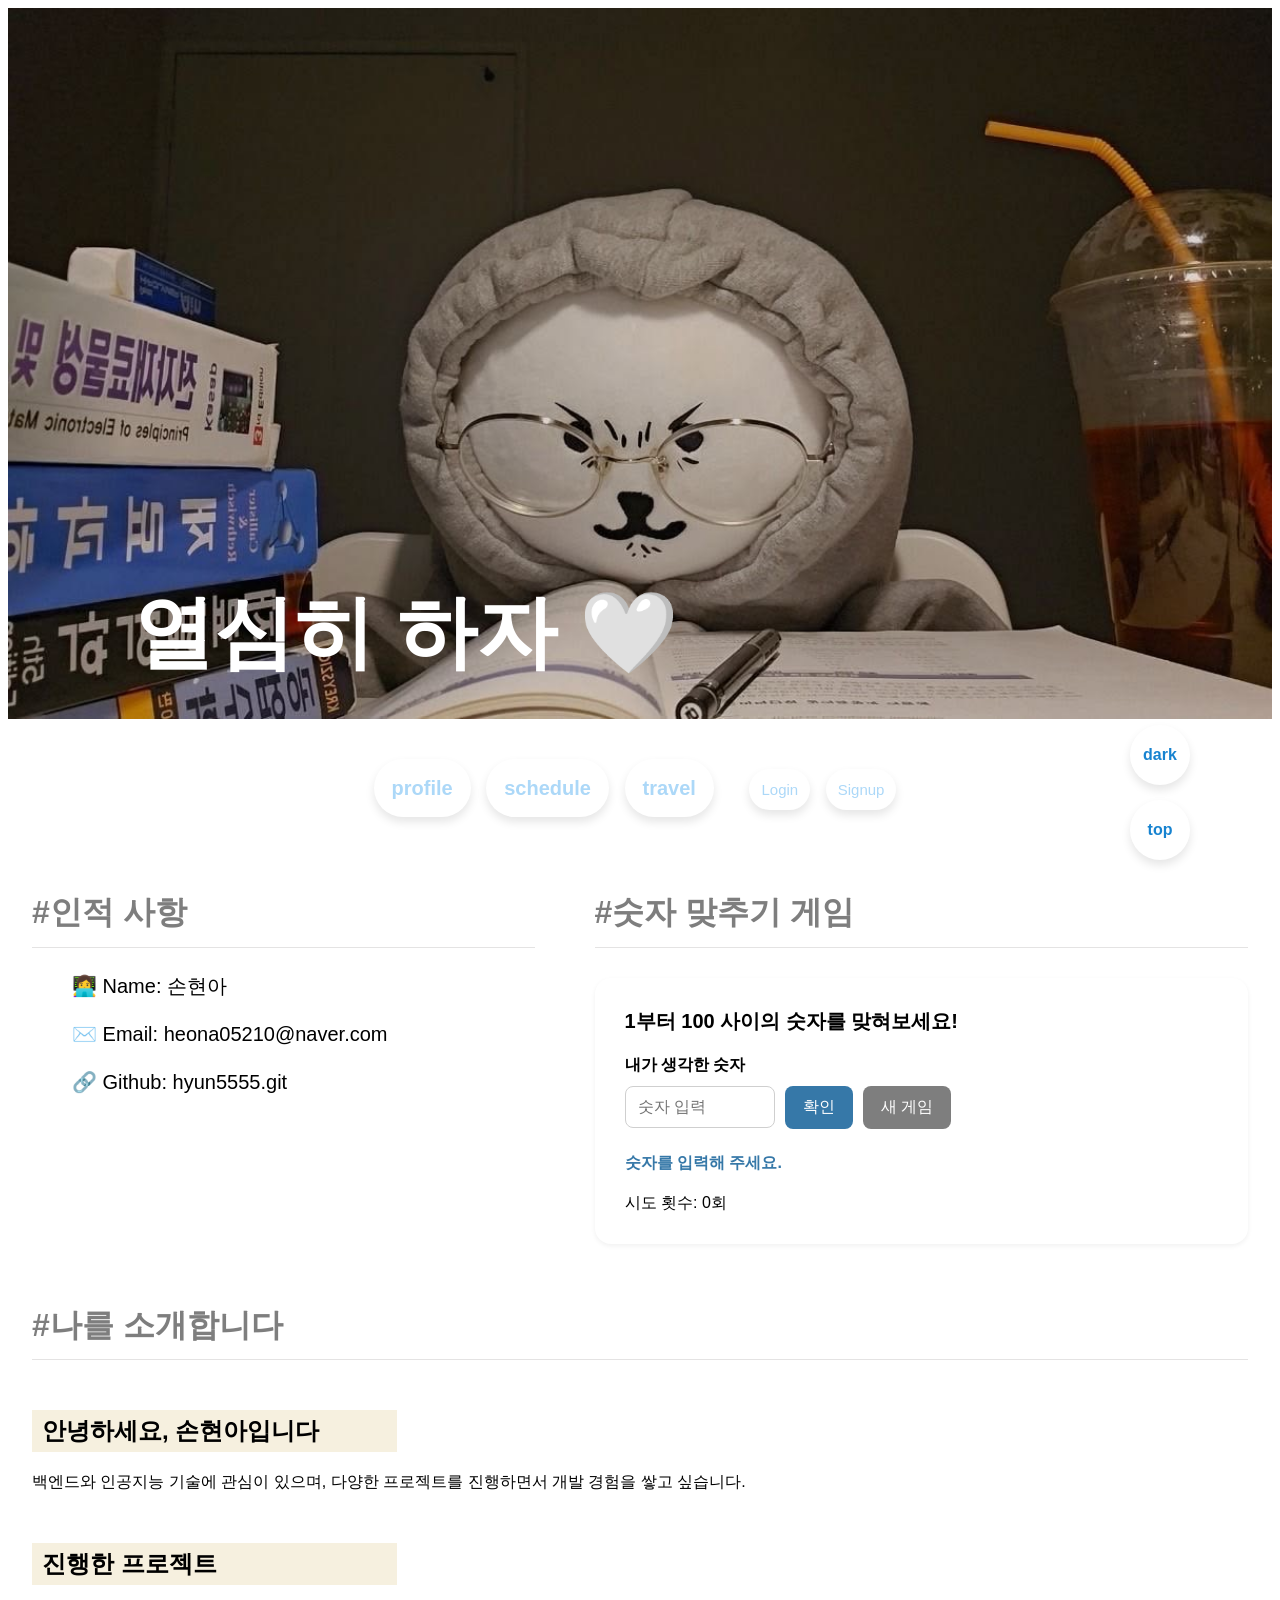
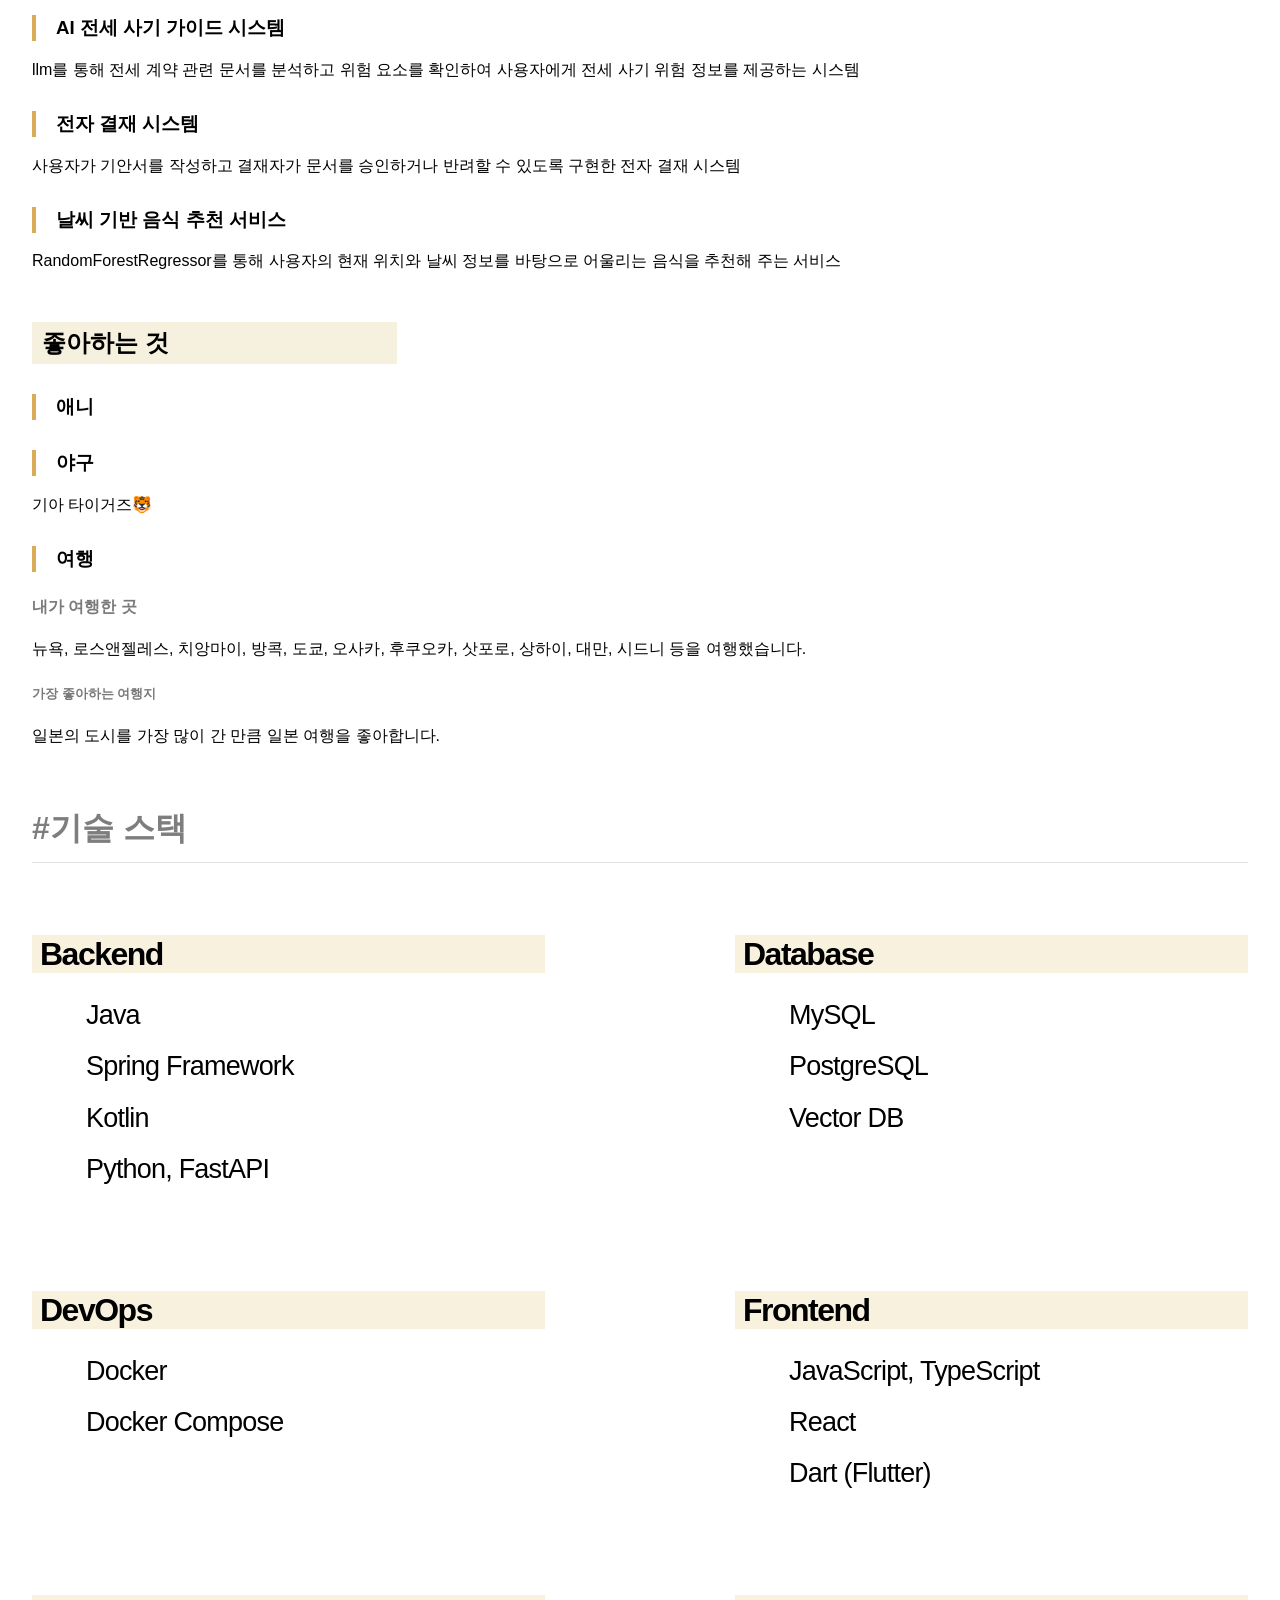
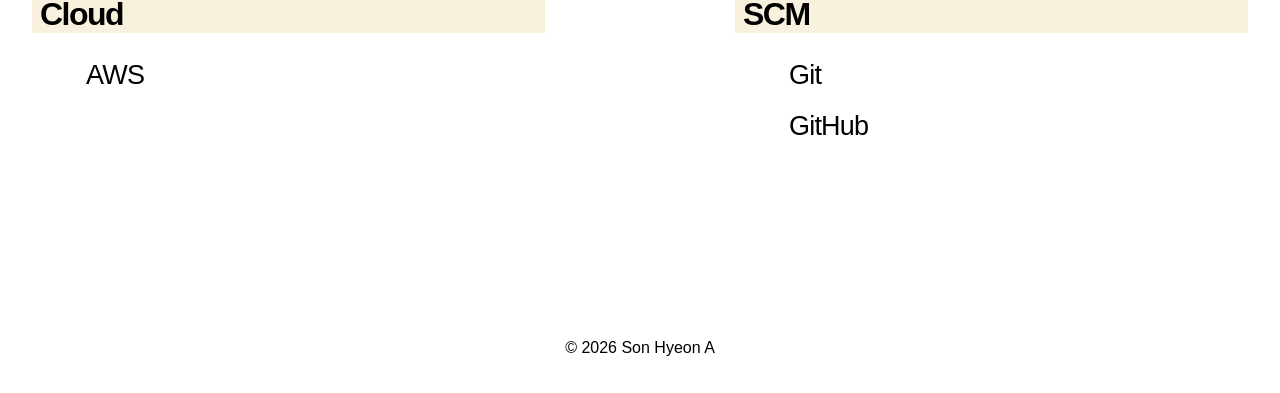
<file: Day1_2/my_page/index.html>
<!DOCTYPE html>
<html lang="ko">
    <head>
        <meta charset="UTF-8">
        <meta name="viewport" content="width=device-width, initial-scale=1.0">
        <title>자기 소개페이지</title>
        <link rel="stylesheet" href="./css/profile.css">
        <link rel="stylesheet" href="./css/common.css">
    </head>

    <body>
        <div id="header-container"></div>
        <main>
        
        
            <div class="main-content">

                <!--타이틀 부분-->

                <div class="profile-game-row">
                    <div class="chapter profile-chapter">
                        <h1 id="intro-title">#인적 사항</h1>
                        <hr>
                    
                        <div class="serve-content">
                            <ul>
                                <li>👩‍💻 Name: 손현아</li>
                                <li>✉️ Email: heona05210@naver.com</li>
                                <li>🔗 Github: <a href="https://github.com/hyun5555?tab=repositories" target="_blank"> hyun5555.git </a></li>
                            </ul>
                        </div>
                    </div>

                    <div class="chapter game-chapter">
                        <h1 id="game-title">#숫자 맞추기 게임</h1>
                        <hr>

                        <section class="number-game" aria-labelledby="game-title">
                            <p>1부터 100 사이의 숫자를 맞혀보세요!</p>

                            <div class="game-input-group">
                                <label for="guess-input">내가 생각한 숫자</label>
                                <input id="guess-input" type="number" min="1" max="100" placeholder="숫자 입력">
                                <button id="guess-btn" type="button">확인</button>
                                <button id="reset-btn" type="button">새 게임</button>
                            </div>

                            <p id="game-result" class="game-result" aria-live="polite">숫자를 입력해 주세요.</p>
                            <p class="try-count">시도 횟수: <span id="try-count">0</span>회</p>
                        </section>
                    </div>
                </div>

                

                <div class="chapter">
                    <div class="serve-title-group">
                        <h1 id="intro-title">#나를 소개합니다</h1>
                        <hr>
                    </div>

                    <div class="intro-content">

                        <section class="intro-section">
                            <h2>안녕하세요, 손현아입니다</h2>
                            <p>
                                백엔드와 인공지능 기술에 관심이 있으며,
                                다양한 프로젝트를 진행하면서 개발 경험을 쌓고 싶습니다.
                            </p>
                        </section>

                        <section class="intro-section">
                            <h2>진행한 프로젝트</h2>

                            <article class="project-item">
                                <h3>AI 전세 사기 가이드 시스템</h3>
                                <p>
                                    llm를 통해 전세 계약 관련 문서를 분석하고 위험 요소를 확인하여
                                    사용자에게 전세 사기 위험 정보를 제공하는 시스템
                                </p>
                            </article>

                            <article class="project-item">
                                <h3>전자 결재 시스템</h3>
                                <p>
                                    사용자가 기안서를 작성하고 결재자가 문서를 승인하거나
                                    반려할 수 있도록 구현한 전자 결재 시스템
                                </p>
                            </article>

                            <article class="project-item">
                                <h3>날씨 기반 음식 추천 서비스</h3>
                                <p>
                                    RandomForestRegressor를 통해 사용자의 현재 위치와 날씨 정보를
                                    바탕으로 어울리는 음식을 추천해 주는 서비스
                                </p>
                            </article>
                        </section>

                        <section class="intro-section">
                            <h2>좋아하는 것</h2>

                            <div class="favorite-list">
                                <article class="favorite-item">
                                    <h3>애니</h3>
                                    
                                </article>

                                <article class="favorite-item">
                                    <h3>야구</h3>
                                    <p>
                                        기아 타이거즈🐯
                                    </p>
                                </article>

                                <article class="favorite-item">
                                    <h3>여행</h3>

                                    <section class="travel-section">
                                        <h4>내가 여행한 곳</h4>
                                        <p>
                                            뉴욕, 로스앤젤레스, 치앙마이, 방콕, 도쿄,
                                            오사카, 후쿠오카, 삿포로, 상하이, 대만, 시드니 등을 여행했습니다.
                                        </p>

                                        <section class="favorite-travel-section">
                                            <h5>가장 좋아하는 여행지</h5>
                                            <p>
                                                일본의 도시를 가장 많이 간 만큼 일본 여행을 좋아합니다.
                                            </p>
                                        </section>
                                    </section>
                                </article>
                            </div>
                        </section>

                    </div>
                </div>
                
                

                
                <div class="chapter">
            
                    <div class="serve-title-group">
                        <h1 id="skill-title">#기술 스택</h1>
                        <hr>
                    </div>
                    
                    <div class="serve-content skill-content">
                        <div class="skills-grid">

                            <article class="skill-card">
                                <h2>Backend</h2>
                                <ul>
                                    <li>Java</li>
                                    <li>Spring Framework</li>
                                    <li>Kotlin</li>
                                    <li>Python, FastAPI</li>
                                </ul>
                            </article>

                            <article class="skill-card">
                                <h2>Database</h2>
                                <ul>
                                    <li>MySQL</li>
                                    <li>PostgreSQL</li>
                                    <li>Vector DB</li>
                                </ul>
                            </article>

                            <article class="skill-card">
                                <h2>DevOps</h2>
                                <ul>
                                    <li>Docker</li>
                                    <li>Docker Compose</li>
                                </ul>
                            </article>

                            <article class="skill-card">
                                <h2>Frontend</h2>
                                <ul>
                                    <li>JavaScript, TypeScript</li>
                                    <li>React</li>
                                    <li>Dart (Flutter)</li>
                                </ul>
                            </article>

                            <article class="skill-card">
                                <h2>Cloud</h2>
                                <ul>
                                    <li>AWS</li>
                                </ul>
                            </article>

                            <article class="skill-card">
                                <h2>SCM</h2>
                                <ul>
                                    <li>Git</li>
                                    <li>GitHub</li>
                                </ul>
                            </article>

                        </div>
                    </div>
                </div>


            </div>

        </main>    

        
        <div id="footer-container"></div>
              
       <script src="./js/common.js"></script>

    </body>
</html>
</file>
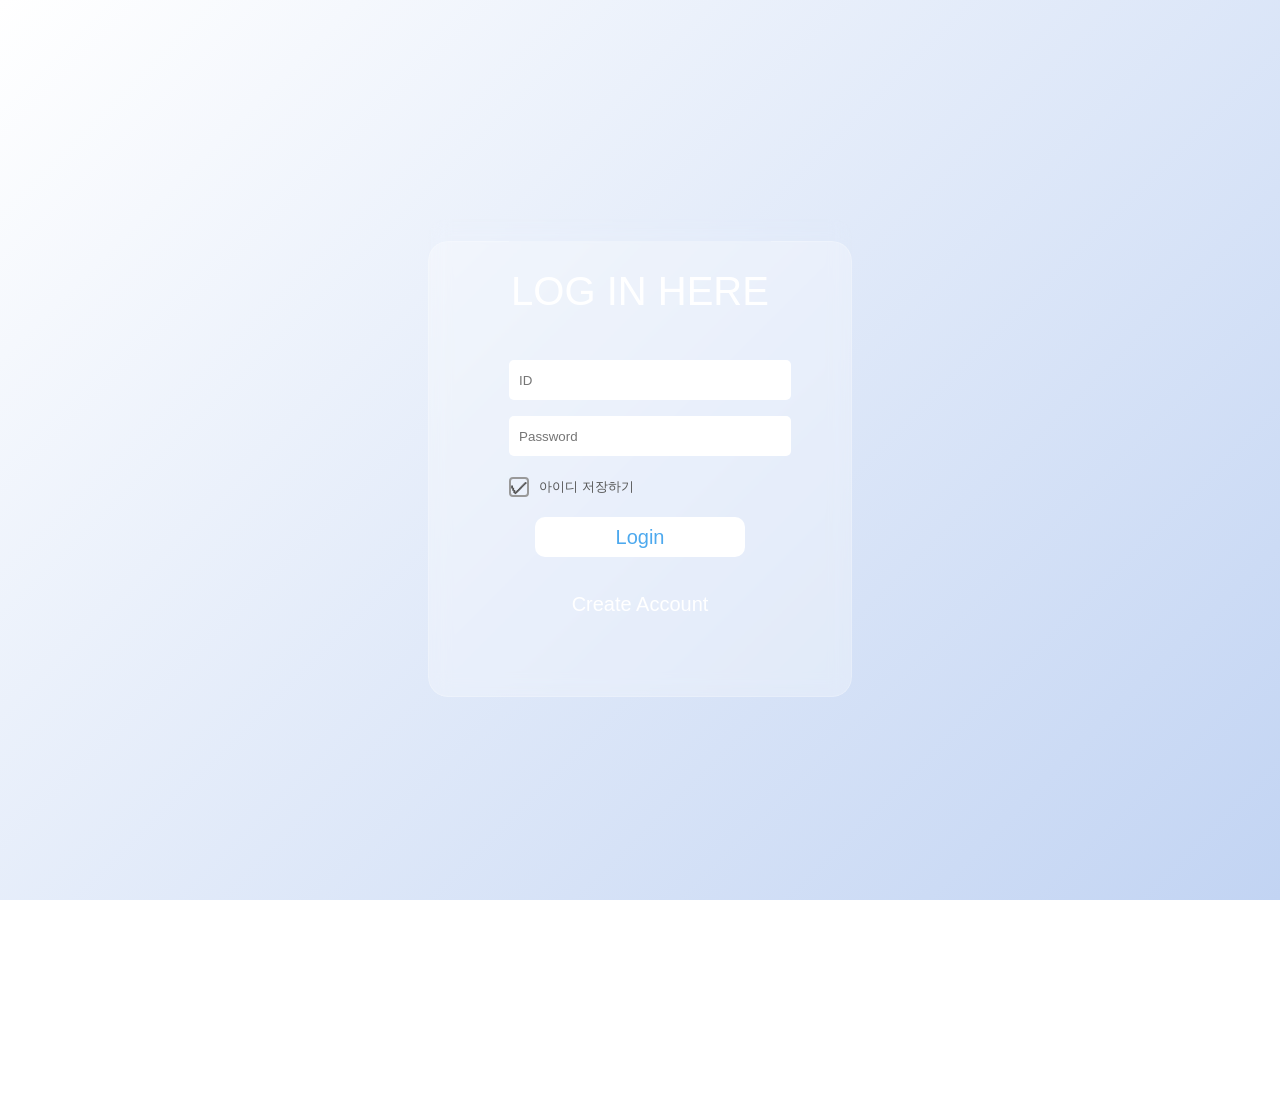
<file: Day1_2/my_page/login.html>
<!DOCTYPE html>
<html lang="ko">
    <head>
        <meta charset="UTF-8">
        <meta name="viewport" content="width=device-width, initial-scale=1.0">
        <title>로그인 페이지</title>
        <link rel="stylesheet" href="./css/auth.css">
        <link rel="stylesheet" href="./css/common.css">
    </head>
    
    <body>
        <main>
            <!--아이디와 비번을 필드에 맞게 작성하면 index.html로 이동-->
            <form action="index.html" method="get">

                <!--로그인 창 입력 필드셋 -> 투명한 유리 디자인으로 함-->
                <fieldset>

                    <legend>LOG IN HERE</legend>
                    
                    <!--로그인 아이디 입력 창-->
                    <p>
                        <div class="login-form-group">
                            <label class="id ePlaceholder" title="ID">
                            <input type="text" class="common-btn login-id" id="user-id" name="user-id" minlength="4" 
                            maxlength="15" placeholder="ID" required>
                        </div>
                    </p>

                    <!--로그인 비번 입력 창-->
                    <p>
                        <div class="login-form-group">
                            <label class="password ePlaceholder" title="Password">
                            <input type="password" class="common-btn login-pw" id="user-pw" name="user-pw" minlength="8" 
                            placeholder="Password" required>
                        </div>
                    </p>


                    <!--아이디 저장하기 체크 박스-->
                    <div class="save-id">
                        <span class="form-check">
                            <input type="checkbox" id="save-check">
                            <label for="save-check" class="check-btn">아이디 저장하기
                        </span>
                    </div>
                    
                    <!--로그인 하기 버튼-->
                    <div class="login-action">
                        <div class="form-btn">
                            <button type="submit" class="btn-submit align-center" id="login-submit">
                                Login
                            </button>
                        </div>
                    </div>

                    <!--회원가입 하기 링크-->
                    <div class="account-menu">
                        <a href="signup.html" id="signup">
                        <span class="account-menu">Create Account</span>
                    </a>

                    </div>

                    

                </fieldset>


            </form>
        </main>
    </body>
</html>
</file>
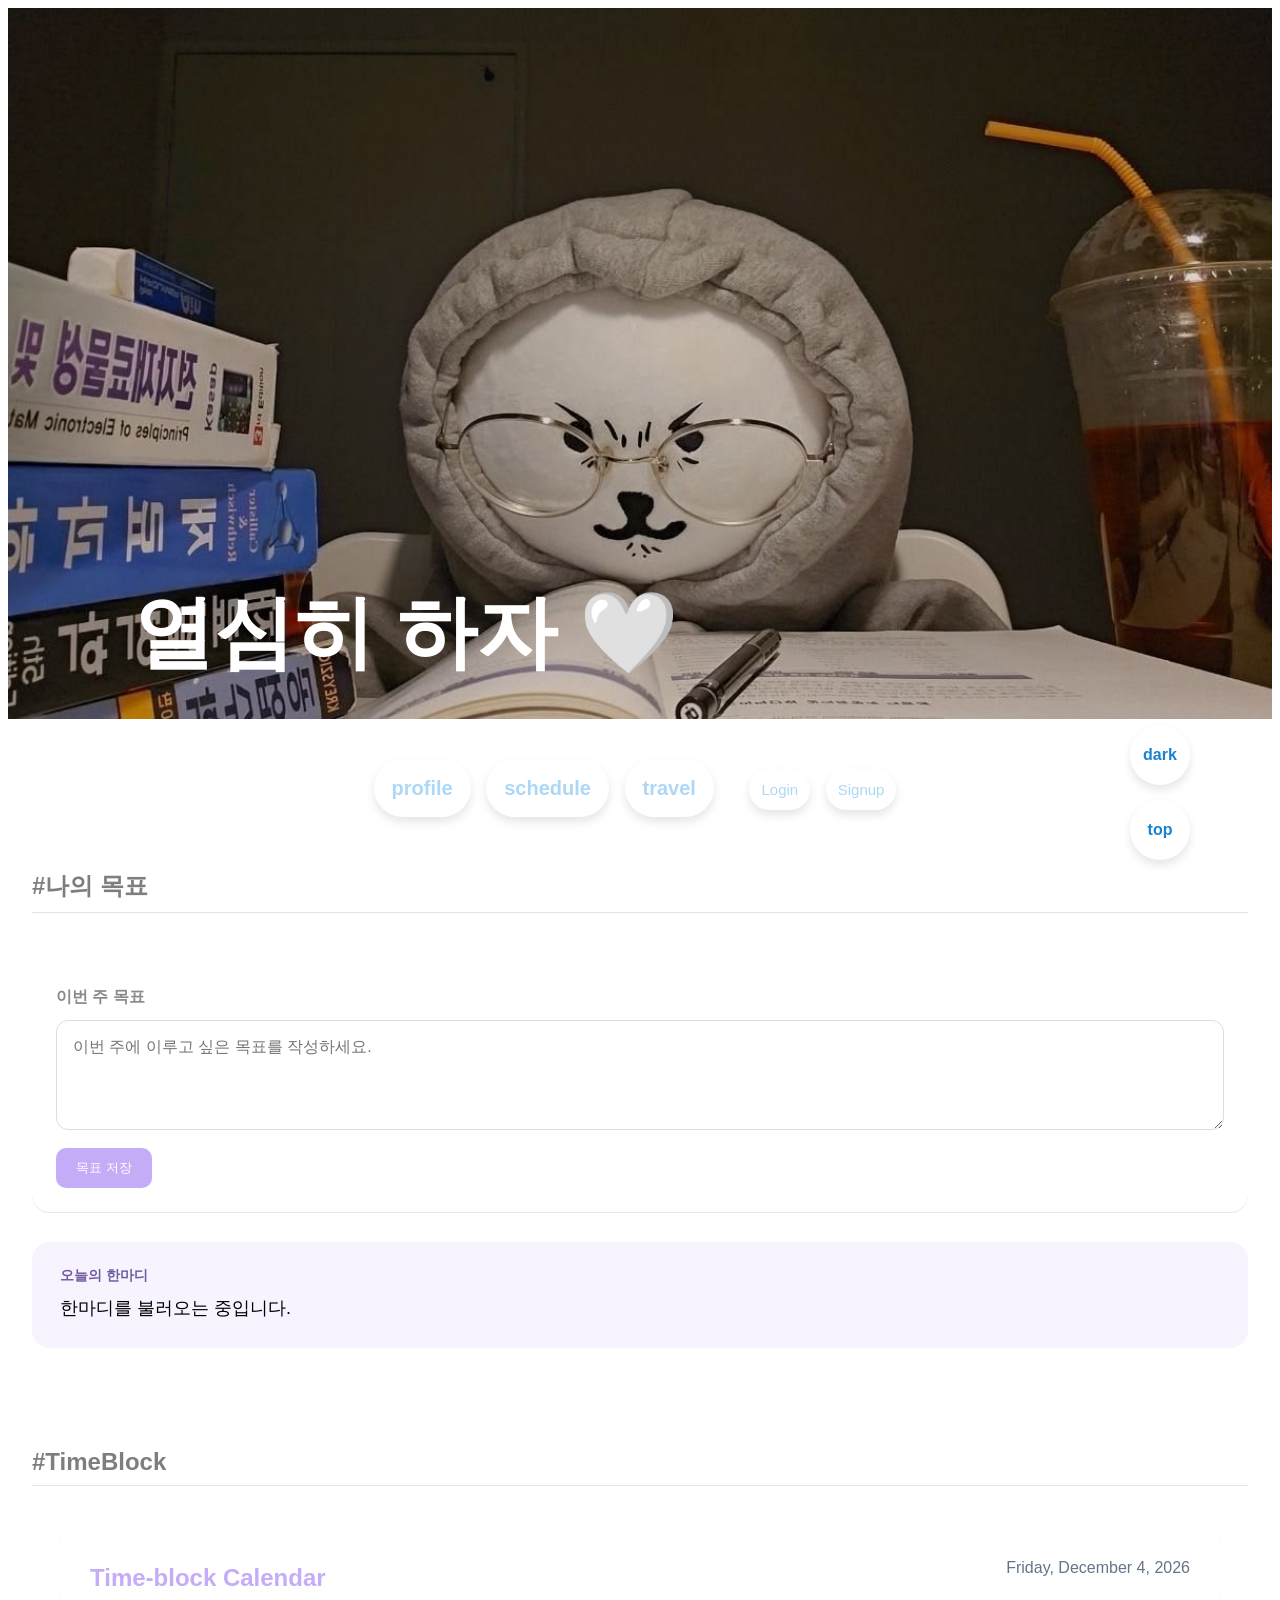
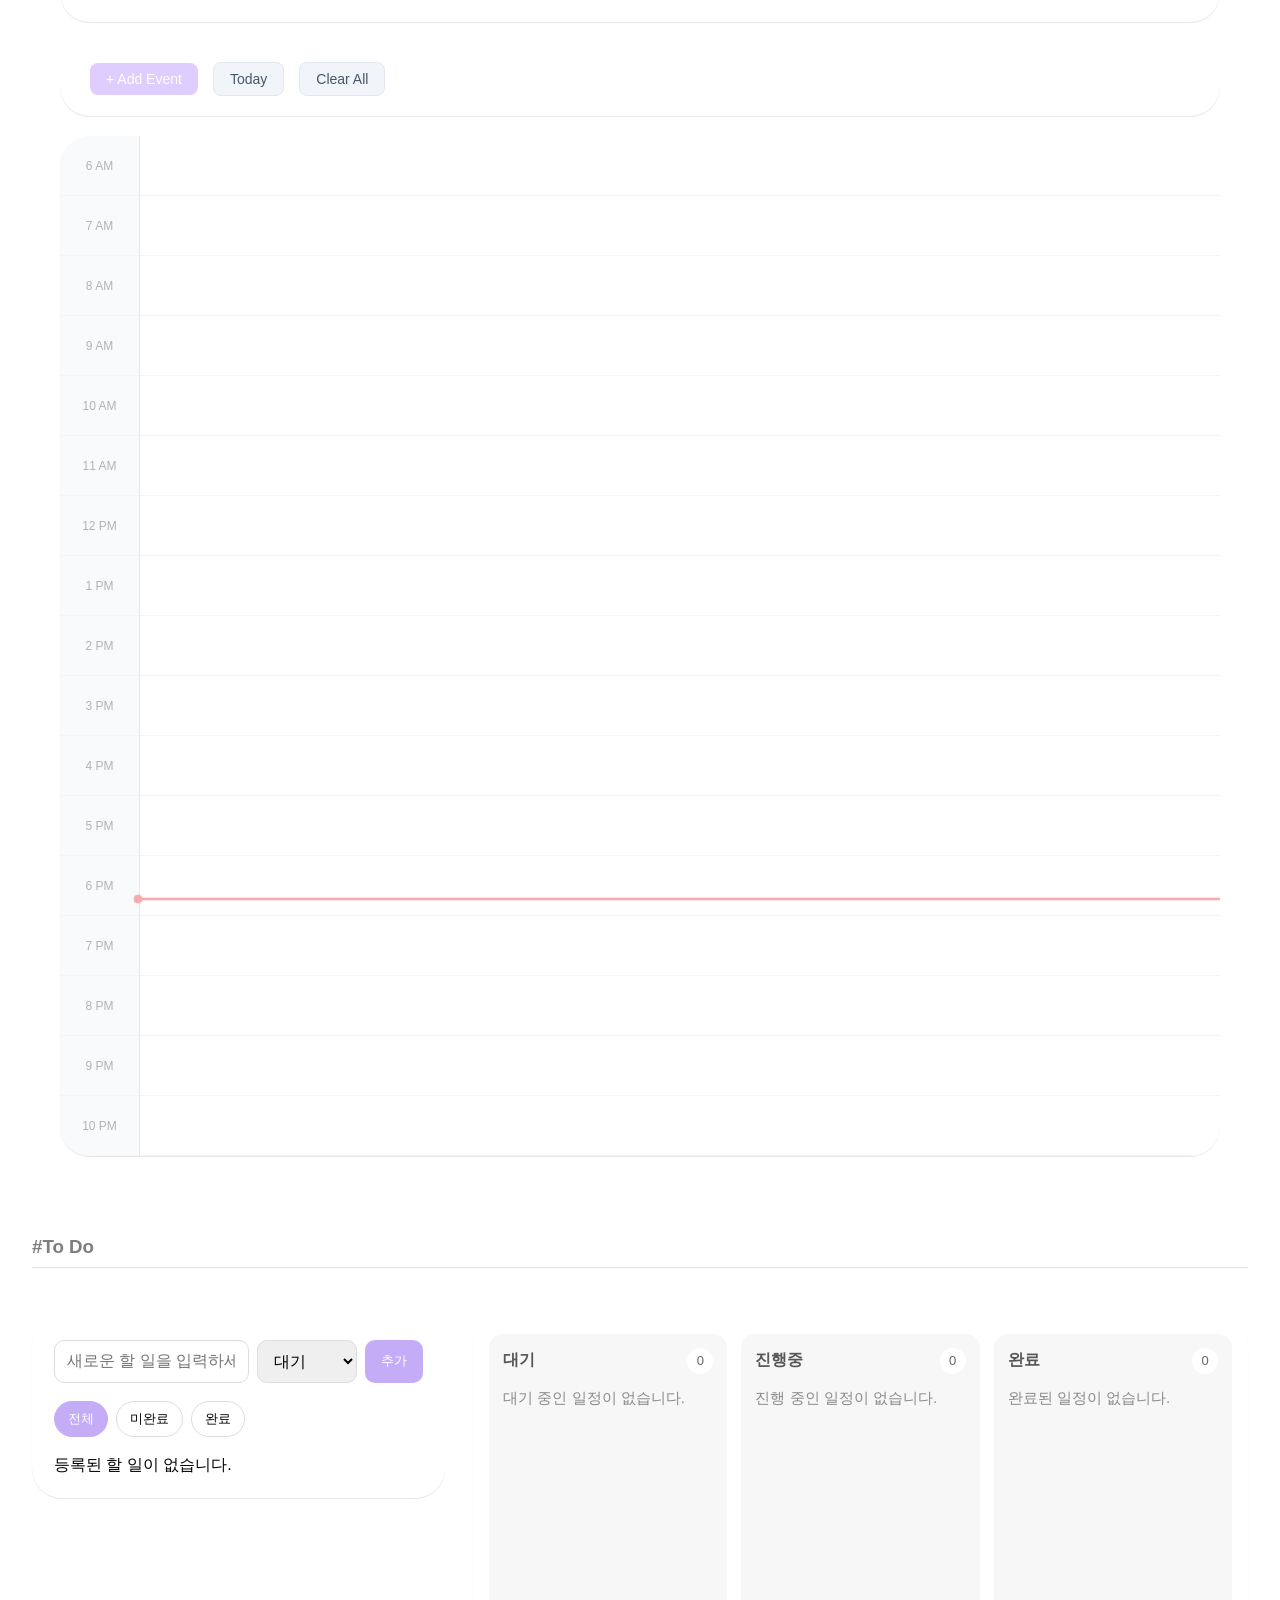
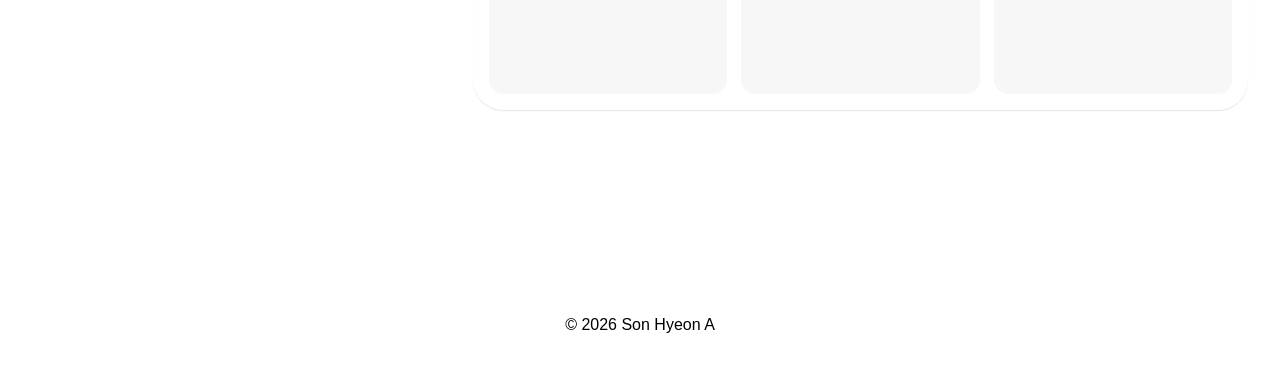
<file: Day1_2/my_page/schedule.html>
<!DOCTYPE html>
<html lang="ko">
    <head>
        <meta charset="UTF-8">
        <meta name="viewport" content="width=device-width, initial-scale=1.0">

        <title>나의 스케줄 관리 페이지</title>

        
        <link rel="stylesheet" href="./css/schedule.css">
        <link rel="stylesheet" href="./css/common.css">

    </head>

    <body>

        <div id="header-container"></div>

        <main class="schedule-page">
            <div class="main-content">

                <!------///// 나의 목표 ///////------>
                <section class="page-section">
                    <div class="serve-title-group">
                        <h1 id="intro-title">#나의 목표</h1>
                        <hr>
                    </div>

                    <div class="goal-card">
                        <label for="goalInput">이번 주 목표</label>

                        <textarea id="goalInput" placeholder="이번 주에 이루고 싶은 목표를 작성하세요." ></textarea>

                        <button type="button" id="saveGoalBtn">
                            목표 저장
                        </button>
                        
                    </div>


                    <!------ 오늘의 한마디 ------>
                    <section class="quote-section">
                        <div>
                            <span class="quote-label">오늘의 한마디</span>
                            <p id="quoteText">한마디를 불러오는 중입니다.</p>

                            <div id="goalList"></div>
                    
                        </div>
                    </section>

                </section>



                <!------///// 타임블럭 ///////------>
                <section class="page-section">
                    <div class="serve-title-group">
                        <h1 id="intro-title">#TimeBlock</h1>
                        <hr>
                    </div>

                    <!--타임블럭 상단 대제목, date 표시 박스-->
                    <div class="time-container">
                        <div class="time-header">
                            <h1>Time-block Calendar</h1>
                            <div class="date-display" id="dateDisplay"></div>
                        </div>

                        <!--버튼 컨트롤러 박스-->
                        <div class="controls">
                            <button class="btn btn-primary" id="addEventBtn">+ Add Event</button>
                            <button class="btn btn-secondary" id="todayBtn">Today</button>
                            <button class="btn btn-secondary" id="clearAllBtn">Clear All</button>
                        </div>

                        <!--캘린더 박스랑 타임 라벨 그리드-->
                        <div class="calendar-container">
                            <div class="time-grid">
                                <div class="time-labels" id="timeLabels"></div>
                                <div class="calendar-body" id="calendarBody">
                                    <div id="currentTimeIndicator" class="current-time-indicator" style="display: none;"></div>
                                </div>
                            </div>
                        </div>
                    </div>


                    <!--이벤트 추가 모달 박스-->
                    <div class="modal" id="eventModal">
                        <div class="modal-content">
                            <h3 id="modalTitle">Add New Event</h3>

                            <form id="eventForm">

                                <div class="form-group">
                                    <label for="eventTitle">Event Title</label>
                                    <input type="text" id="eventTitle" placeholder="Enter event title" required>
                                </div>

                                <div class="form-group">
                                    <label for="eventStart">Start Time</label>

                                    <div class="time-input-group">
                                        <select class="time-select" id="eventStartPeriod">
                                            <option value="AM">오전</option>
                                            <option value="PM">오후</option>
                                        </select>

                                        <input type="text" id="eventStart" placeholder="예: 9:30" required>
                                    </div>
                                </div>

                                <div class="form-group">
                                    <label for="eventEnd">End Time</label>

                                    <div class="time-input-group">
                                        <select class="time-select" id="eventEndPeriod">
                                            <option value="AM">오전</option>
                                            <option value="PM">오후</option>
                                        </select>

                                        <input
                                            type="text"
                                            id="eventEnd"
                                            placeholder="예: 10:45"
                                            required
                                        >
                                    </div>
                                </div>

                                <!--이벤트 색상 선택-->
                                <div class="form-group">
                                    <label for="eventColor">Color</label>
                                    <select id="eventColor">
                                        <option value="blue">Blue</option>
                                        <option value="green">Green</option>
                                        <option value="purple">Purple</option>
                                        <option value="orange">Orange</option>
                                        <option value="red">Red</option>
                                    </select>
                                </div>

                                <div class="modal-actions">
                                    <button type="button" class="btn btn-secondary" id="cancelBtn">Cancel</button>
                                    <button type="submit" class="btn btn-primary" id="saveBtn">Save Event</button>
                                </div>

                            </form>

                        </div>
                    </div>


                <!-- To Do 할 일 관리 -->
                <section class="page-section">
                    <div class="serve-title-group">
                        <h1 id="intro-title">#To Do</h1>
                        <hr>
                    </div>

                    <div class="todo-layout">

                        <!-- 일정 추가 박스-->
                        <article class="todo-panel">
                            <div class="todo-form">
                                <input type="text" id="todoInput" placeholder="새로운 할 일을 입력하세요." autocomplete="off">

                                <select id="todoStatus">
                                    <option value="todo">대기</option>
                                    <option value="progress">진행중</option>
                                    <option value="done">완료</option>
                                </select>

                                <button type="button" id="addTodoBtn">
                                    추가
                                </button>
                            </div>

                            <div class="todo-filter">
                                <button type="button" class="filter-btn active" data-filter="all">
                                    전체
                                </button>

                                <button type="button" class="filter-btn" data-filter="active">
                                    미완료
                                </button>

                                <button type="button" class="filter-btn" data-filter="completed">
                                    완료
                                </button>
                            </div>

                            <ul id="todoList" class="todo-list">
                                <!-- JavaScript에서 할 일 생성 -->
                            </ul>
                        </article>

                        <!-- 일정 추가 상태 스테이징 박스 -->
                        <article class="status-board">

                            <section class="status-column">
                                <header>
                                    <h2>대기</h2>
                                    <span id="todoCount">0</span>
                                </header>

                                <div class="stage-box" id="todoStage" class="stage-list" data-status="todo"></div>
                            </section>

                            <section class="status-column">
                                <header>
                                    <h2>진행중</h2>
                                    <span id="progressCount">0</span>
                                </header>

                                <div class="stage-box" id="progressStage" class="stage-list" data-status="progress"></div>
                            </section>

                            <section class="status-column">
                                <header>
                                    <h2>완료</h2>
                                    <span id="doneCount">0</span>
                                </header>

                                <div class="stage-box" id="doneStage" class="stage-list" data-status="done"></div>
                            </section>

                        </article>
                    </div>
                </section>

            </div>
        </main>

    

        <div id="footer-container"></div>

        <script src="./js/common.js"></script>

        <!-- 모듈 JavaScript -->
        <script type="module" src="./js/schedule.js"></script>
    </body>
</html>
</file>
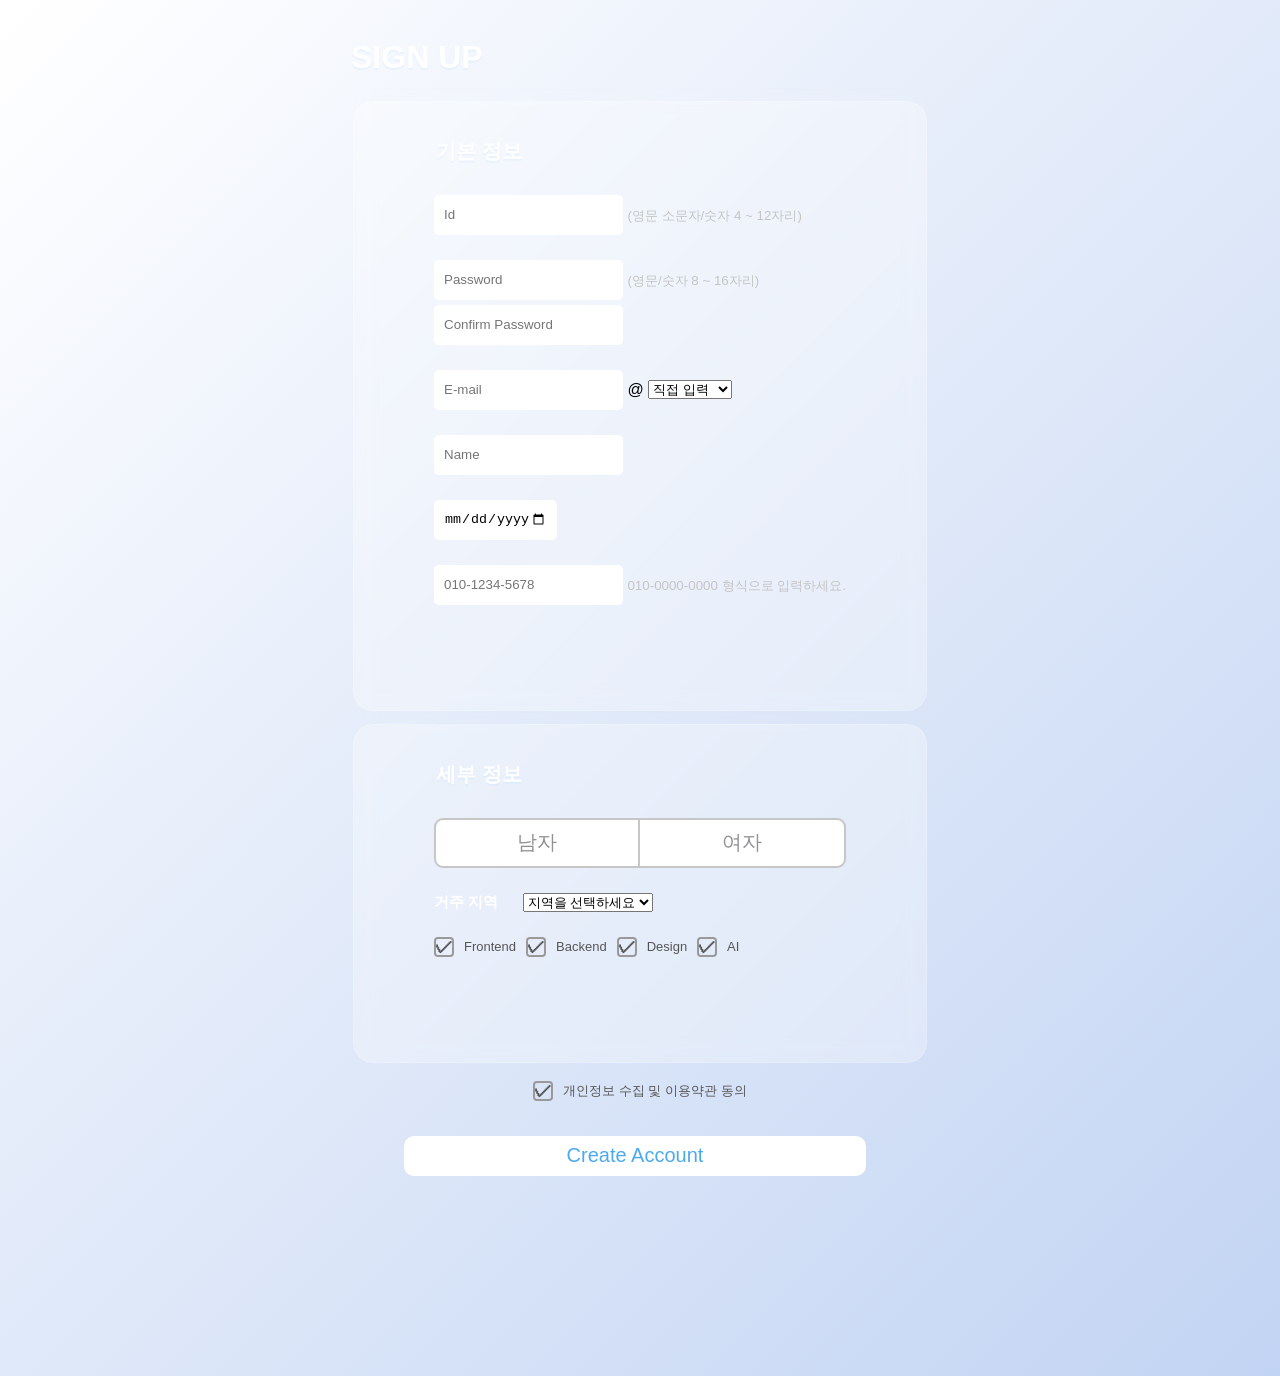
<file: Day1_2/my_page/signup.html>
<!DOCTYPE html>
<html lang="ko">
    <head>
        <meta charset="UTF-8">
        <meta name="viewport" content="width=device-width, initial-scale=1.0">
        <title>회원가입 페이지</title>
        <link rel="stylesheet" href="./css/common.css">
        <link rel="stylesheet" href="./css/auth.css">
    </head>
    
    <body>
        <main class="signup-container">
            <h1 id="signup-title">SIGN UP</h1>
            <form id="signup-form" action="signup_result.html" method="get">

                <!--기본 정보 필드-->
                <fieldset>

                    <legend class="align-center" id="signup-legend">기본 정보</legend>

                    <!--아이디-->
                        <div class="form-group">
                            <div class="user-form">
                                <input type="text" class="common-btn" name="user-id" id="user-id" placeholder="Id" 
                                minlength="4" maxlength="12" pattern="[a-z0-9]{4,12}" required>
                                <small class="help-text">
                                    (영문 소문자/숫자 4 ~ 12자리)
                                </small>
                            </div>
                        </div>

                    
                    <!--비밀번호-->
                        <div class="form-group">
                            <div class="user-form"> 
                                <input type="password" class="common-btn" name="user-pw" id="user-pw" placeholder="Password" 
                                minlength="8" maxlength="16"  pattern="(?=.*[A-Za-z])(?=.*[0-9]).{8,16}" required>
                                <small class="help-text">
                                    (영문/숫자 8 ~ 16자리)
                                </small>
                            </div>

                            <input class="common-btn" id="user-pw-confirm" name="user-pw-confirm" type="password" minlength="8" maxlength="16" 
                            placeholder="Confirm Password" required>
                        </div>


                        <!--이메일-->
                        <div class="form-group">
                            <div class="email-from">
                                <p>
                                    <input type="text" class="common-btn" id="user-email" name="user-email" placeholder="E-mail" 
                                    pattern="[A-Za-z0-9._%+-]+" required>
                                    @
                                    <select name="email-domain" id="email-domain">
                                        <option value="direct">직접 입력</option>
                                        <option value="naver.com">naver.com</option>
                                        <option value="gmail.com">gmail.com</option>
                                        <option value="daum.net">daum.net</option>
                                    </select>
                                </p>
                            </div>
                        </div>

                        <!--사용자 이름-->
                        <div class="form-group">
                            <div class="user-form">
                                <input type="text" class="common-btn" name="user-name" id="user-name" placeholder="Name" required>
                            </div>
                        </div>

                        <!--생년월일-->
                        <div class="form-group">
                            <div class="user-form">
                                <input type="date" class="common-btn" name="user-birth" id="user-birth" placeholder="생년월일 8자리" 
                                min="1900-01-01" max="2026-12-31" required>
                            </div>
                        </div>

                        <!--핸드폰 번호-->
                        <div class="form-group">
                            <div class="user-form">
                                <input type="tel" class="common-btn" name="phone-num" id="phone-num" placeholder="010-1234-5678" 
                                pattern="010-[0-9]{4}-[0-9]{4}" required>
                                <small class="help-text">
                                    010-0000-0000 형식으로 입력하세요.
                                </small>
                            </div>
                        </div>
                        
                </fieldset>

                <!--세부 정보 필드-->
                <fieldset>

                    <legend class="align-center" id="signup-legend">세부 정보</legend>

                    <!-- 성별 -->
                    <div class="form-group">
                        <ul class="adult-list">
                            <li class="radio-item">
                                <input type="radio" class="blind" id="identity-gender1" name="identity-gender" value="M">
                                <label for="identity-gender1">남자</label>
                            </li>
                            <li class="radio-item">
                                <input type="radio" class="blind" id="identity-gender2" name="identity-gender" value="F">
                                <label for="identity-gender2">여자</label>
                            </li>
                        </ul>

                    </div>

                    <!-- 거주 지역 -->
                    <div class="form-group">
                        <span class="region" for="region">거주 지역</span>

                        <select id="region" name="region">
                            <option value="">지역을 선택하세요</option>
                            <option value="seoul">서울</option>
                            <option value="kyeonggi">경기</option>
                            <option value="incheon">인천</option>
                            <option value="busan">부산</option>
                            <option value="ulsan">울산</option>
                            <option value="daegu">대구</option>
                            <option value="gwangju">광주</option>
                            <option value="jeju">제주</option>
                        </select>
                    </div>


                    <!-- 관심 분야 -->
                    <div class="form-group">

                        <div class="choice-group">
                            <input type="checkbox" id="interest-frontend" class="choice-input" name="interest" value="frontend">
                            <label for="interest-frontend" class="check-btn">Frontend
                            
                            <input type="checkbox" id="interest-backend" class="choice-input" name="interest" value="backend">
                            <label for="interest-backend" class="check-btn">Backend
                                
                                
                            <input type="checkbox" id="interest-design" class="choice-input" name="interest" value="design">
                            <label for="interest-design" class="check-btn">Design

                            <input type="checkbox" id="interest-ai" class="choice-input" name="interest" value="ai">
                            <label for="interest-ai" class="check-btn">AI       

                        </div>
                    </div>

                </fieldset>

                <br>

 
                
                <div class="create-btn align-center ">
                    <div class="choice-group">
                        <input type="checkbox" class="choice-input" id="privacy-agree" name="privacy-agree" required>
                        <label for="privacy-agree" class="check-btn"> 개인정보 수집 및 이용약관 동의
                    </div>
                    <button type="submit" class="btn-submit" id="create-submit">Create Account</button>
                </div>

            </form>
            


        </main>

        <script src="./js/auth.js"></script>
        

    </body>



</html>
</file>
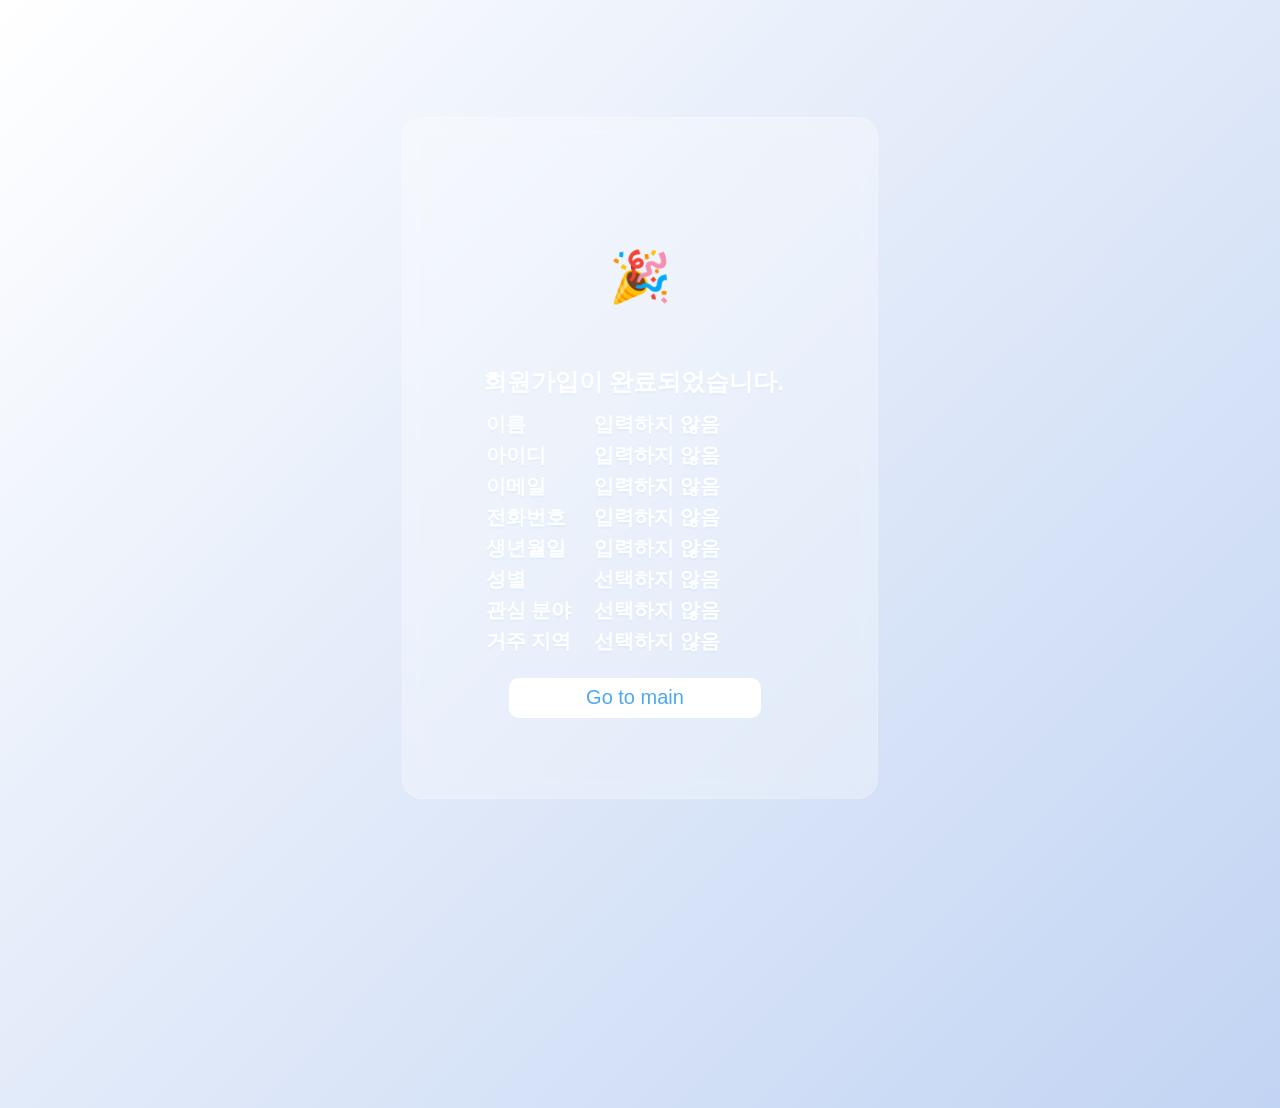
<file: Day1_2/my_page/signup_result.html>
<!DOCTYPE html>
<html lang="ko">
    <head>
        <meta charset="UTF-8">
        <meta name="viewport" content="width=device-width, initial-scale=1.0">
        <title>결과 페이지</title>
        <link rel="stylesheet" href="./css/common.css">
        <link rel="stylesheet" href="./css/auth.css">
    </head>

    <body>
        <main class="result-container">

            <fieldset>
                <section class="success-area">

                    <p class="success-icon" aria-hidden="true">🎉</p>

                    <h1>회원가입이 완료되었습니다.</h1>

                    <div class="table-wrap">
                        <table>

                            <tbody>
                                <tr>
                                    <th scope="row">이름</th>
                                    <td id="resultName"></td>
                                </tr>

                                <tr>
                                    <th scope="row">아이디</th>
                                    <td id="resultId"></td>
                                </tr>

                                <tr>
                                    <th scope="row">이메일</th>
                                    <td id="resultEmail"></td>
                                </tr>

                                <tr>
                                    <th scope="row">전화번호</th>
                                    <td id="resultTel"></td>
                                </tr>

                                <tr>
                                    <th scope="row">생년월일</th>
                                    <td id="resultBirth"></td>
                                </tr>

                                <tr>
                                    <th scope="row">성별</th>
                                    <td id="resultGender"></td>
                                </tr>

                                <tr>
                                    <th scope="row">관심 분야</th>
                                    <td id="resultInterest"></td>
                                </tr>

                                <tr>
                                    <th scope="row">거주 지역</th>
                                    <td id="resultRegion"></td>
                                </tr>

                            </tbody>
                        </table>
                    </div>

                    <div class="create-btn align-center">
                        <button type="submit" class="btn-submit" id="go-submit" onclick="location.href='index.html';" >
                            Go to main
                        </button>
                    </div>

                </section>
            </fieldset>

            
        </main>
        <script src="./js/auth.js"></script>

    </body>

</html>
</file>
<file: Day1_2/my_page/css/profile.css>
/*====body 폰트, hr 태그 색상 동일하게 적용====*/

body > main {
    width: 100%;
    padding: 0 24px 80px;
    box-sizing: border-box;
}

body > main > .main-content {
    width: min(1400px, 100%);
    min-width: 0;
    margin: 0 auto;
    box-sizing: border-box;
}

body > main *,
body > main *::before,
body > main *::after {
    box-sizing: border-box;
}



ul li {
    list-style-type: none;
    margin-bottom: 12px; 
    line-height: 180%;
    padding-left: 0;
}

/*====숫자 맞추기 게임====*/
.profile-game-row {
    display: grid;
    grid-template-columns: minmax(300px, 1fr) minmax(420px, 1.3fr);
    align-items: start;
    gap: 60px;
}

.profile-chapter,
.game-chapter {
    min-width: 0;
}

.number-game {
    width: 100%;
    margin-top: 30px;
    padding: 30px;
    
    border-radius: 16px;
    background-color: #fff;
    box-shadow: 0 2px 5px rgba(0, 0, 0, 0.06);
}

.number-game > p:first-child {
    margin-top: 0;
    font-size: 20px;
    font-weight: 700;
}

.game-input-group {
    display: flex;
    flex-wrap: wrap;
    align-items: center;
    gap: 10px;
}

.game-input-group label {
    width: 100%;
    font-weight: 600;
}

.game-input-group input {
    width: 150px;
    padding: 11px 12px;
    border: 1px solid #cfcfcf;
    border-radius: 8px;
    font-size: 16px;
}

.game-input-group button {
    padding: 11px 18px;
    border: none;
    border-radius: 8px;
    color: #fff;
    background-color: #3678a8;
    font-size: 16px;
    cursor: pointer;
}

.game-input-group #reset-btn {
    background-color: #7e7e7e;
}

.game-input-group button:hover,
.game-input-group button:focus {
    opacity: 0.85;
}

.game-result {
    min-height: 24px;
    margin: 24px 0 8px;
    color: #3678a8;
    font-weight: 700;
}

.try-count {
    margin-bottom: 0;
}

body.dark-mode .number-game {
    color: #f5f5f5;
    border-color: #555;
    background-color: #333;
}

@media (max-width: 600px) {
    .number-game {
        padding: 22px 18px;
    }

    .game-input-group input {
        width: 100%;
    }
}



/*====content 부분 style ====*/

/*====자기 소개 영역====*/
.intro-content {
    margin-left: 0;
}

.intro-content h2 {
    background: #f6f0df;
    padding: 5px 10px;
    width: 30%;
    margin: 50px 0 20px;
    font-weight: 700;

}

/* h3 = 프로젝트명, 취미명 */
.intro-content h3 {
    margin-top: 30px;
    padding-left: 20px;

    font-weight: 600;

    border-left: 4px solid #daab59;
}

/* h4 = 내가 여행한 곳 */
.intro-content h4, .intro-content h5 {
    margin-top: 25px;

    color: #7b7a7a;
}









/*====기술 스택 영역 css====*/

/* 전체 기술 스택 영역 */
.skills-section {
    width: 100%;
    padding: 30px 20px 80px;
}

/* 화면 가운데 정렬 */
.skills-container {
    width: 100%;
    max-width: 1180px;
    margin: 0 auto;
}

/* 제목 영역 */
.skills-header {
    padding-bottom: 28px;
    border-bottom: 1px solid #d7d7d7;
}

.skills-header h1 {
    margin: 0;
    font-size: 48px;
    font-weight: 700;
    letter-spacing: -2px;
}

/* 기술 스택 2열 배치 */
.skills-grid {
    display: grid;
    grid-template-columns: repeat(2, minmax(0, 1fr));
    column-gap: 190px;
    row-gap: 105px;
    margin-top: 72px;
}

/* 개별 기술 영역 */
.skill-card {
    min-width: 0;
}

/* Backend, Database 등의 제목 */
.skill-card h2 {
    margin: 0 0 26px;
    padding: 3px 8px;
    font-size: 32px;
    line-height: 1;
    font-weight: 700;
    letter-spacing: -1.5px;
    background-color: #f8f1dd;
}

/* 기술 목록 */
.skill-card ul {
    margin: 0;
    padding-left: 48px;
}

.skill-card li {
    margin-bottom: 19px;
    padding-left: 6px;
    font-size: 27px;
    line-height: 1.2;
    letter-spacing: -0.8px;
}

.skill-card li:last-child {
    margin-bottom: 0;
}

/* 900px, 600px에서 화면 정렬*/
@media (max-width: 900px) {
    .profile-game-row {
        grid-template-columns: 1fr;
        gap: 10px;
    }

    .game-chapter {
        margin-bottom: 60px;
    }

    .skills-section {
        padding: 30px 24px 60px;
    }

    .skills-header h1 {
        font-size: 40px;
    }

    .skills-grid {
        grid-template-columns: 1fr;
        row-gap: 60px;
        margin-top: 55px;
    }

    .skill-card h2 {
        font-size: 29px;
    }

    .skill-card li {
        font-size: 23px;
    }
}

@media (max-width: 600px) {
    body > main {
        padding: 0 14px 60px;
    }

    .skills-section {
        padding: 24px 18px 50px;
    }

    .skills-header {
        padding-bottom: 22px;
    }

    .skills-header h1 {
        font-size: 34px;
    }

    .skills-grid {
        margin-top: 42px;
        row-gap: 45px;
    }

    .skill-card h2 {
        margin-bottom: 22px;
        font-size: 26px;
    }

    .skill-card ul {
        padding-left: 38px;
    }

    .skill-card li {
        margin-bottom: 16px;
        font-size: 20px;
    }
}
</file>
<file: Day1_2/my_page/css/common.css>
/*====body 폰트, hr 태그 색상 동일하게 적용====*/

body {
    font-family: 'Noto Sans KR', sans-serif;
    background-attachment: fixed;
    
}

.main-content {
    margin-left: 200px;
    margin-right: 200px;
}


h1 {
    color: #7e7e7e;
    transform: translateY(10px);
}

hr {
    border: none;
    height: 1px; 
    background-color: #e4e3e3
    
}


/*====title 부분 style ====*/
.top-section {
    position: relative;
    display: flex;
    margin-bottom: 50px;
}

#my_intro_background {
    position: relative;
    max-height: 800px;
    width: 100%;
    height: auto;
    object-fit: cover;
    display: block;
}

#top-title {
    position: absolute;
    bottom: -5%;
    left: 10%;
    font-size: 80px;
    color: white;
}


/*====내비게이션 바====*/

a {
    color: inherit;
    text-decoration: none;
}

#nav-bar {
    margin-bottom: 50px;
    display: flex;
    align-items: center;
    justify-content: center;
    font-size: 20px;
    font-weight: bold;
    color: #acd8f8;
}

.nav-btn {
    border-radius: 38px;
    padding: 18px;
    box-shadow: 0 5px 10px rgba(0,0,0,.1);
    margin-right: 10px;
}


#nav-bar .nav-btn:focus,
#nav-bar .nav-btn:hover {
    color: #fff;
    background: #3678a8;
    text-decoration: none;
}

/*로그인 회원가입 버튼*/
/*버튼 양식*/
.btn-submit {
    border-radius: 38px;
    padding: 12px;
    box-shadow: 0 5px 10px rgba(0,0,0,.1);
    margin-right: 10px;
    border: none;
    background-color: #fff;
    color: #acd8f8;
    font-size: 15px;
    font-weight: 300;
}

.login-btn {
    display: flex;
    justify-content: flex-end;
    margin-bottom: 100px;
    margin-right: 100px;
}

#go-login {
    margin-left: 20px;
}


#go-login:hover,
#go-login:focus,
#go-signup:hover,
#go-signup:focus {
    color: #fff;
    background: #9bd3fb;
    text-decoration: none;
}





/*====== 텍스트 푸터 정리 ======*/

@keyframes btn-top {
    0% {transform: scale(1);}
    25% {transform: scale(.8);}
    50% {transform: scale(1.1);}
    75% {transform: scale(.8);}
    100% {transform: scale(1);}
}

/*텍스트 footer 2026 내 이름 넣기*/
#footer .footer-align {
    bottom: 0;
    display: flex;
    width: 100%;
    justify-content: center;
    padding-bottom: 20px;
}

/*하단 버튼 공통 디자인 css*/
#footer .mode-btn {
    position: fixed;

    display: flex;
    align-items: center;
    justify-content: center;

    color: #1783d0;

    border: none;

    width: 60px;
    height: 60px;

    border-radius: 50%;
    background: #fff;
    box-shadow: 0 5px 10px rgba(0, 0, 0, 0.1) !important;
    text-align: center;

    line-height: 60px;
    font-size: 16px;
    font-weight: 800;

    cursor: pointer;

    transition: all .8s;
    margin-right: 50px;
    
}

#footer .mode-btn:focus,
#footer .mode-btn:hover {
    animation: btn-top 3s infinite;
    color: #fff;
    background: #3678a8;
}



/* 다크모드 버튼: TOP 버튼 바로 위 */
#footer .dark-mode-btn {
    right: 40px;
    bottom: 115px;
}

.go-top-btn {

    bottom: 40px;
    right: 40px;

}

body.dark-mode #footer .dark-mode-btn {
    color: #fff;
    background-color: #3678a8;
}

/* 페이지 전체 다크모드 시 색상 */
body.dark-mode {
    color: #f5f5f5;
    background-color: #222;
}

/*다크모드 시 대제목이랑 네비 색상 고정*/
body.dark-mode h2{
    color: #545454;
}

body.dark-mode .nav-btn{
    background-color: #fff;
}



/*부제목 그룹에 대한 공동 style*/
.serve-title-group {
    margin-top: 50px;
   
}

#intro-title {
    color: #7e7e7e;
}

.serve-content {
    font-size: 20px;
    margin-bottom: 100px;
}
</file>
<file: Day1_2/my_page/css/auth.css>
/*===로그인/회원가입 페이지 배경 색 그라데이션 넣기====*/
body {
    min-height: 100vh;

    background: linear-gradient(
        135deg,
        #ffffff,
        #c2d4f3
    );

    display: flex;
    justify-content: center;
    align-items: center;
    margin-bottom: 200px;
}

/*login.html log in here 로고 style*/
legend {
    font-weight: 300;
    font-size: 40px;
    color: #ffffff;
    display: flex;
    justify-content: center;
    transform: translateY(50px);
}


/*====약간 유리 같은 블러 창 만들기====*/
fieldset {
    border: 1px solid rgba(255,255,255,0.2);
    border-radius: 20px;

    background: rgba(255,255,255,0.3);

    backdrop-filter: blur(10px);
    -webkit-backdrop-filter: blur(10px);

    padding: 80px;
}


/***체크박스 버튼 양식***/
.save-id, .choice-group {
    display: felx;
    align-items: center;
}

#save-check {
    position: absolute;
    opacity: 0;
    pointer-events: none;
}

.check-btn {
    display: flex;
    align-items: center;
    gap: 10px;

    font-size: 13px;
    font-weight: 300;
    color: #555;
    cursor: pointer;
}

/*체크박스 radius 체크 컨텐트 추가*/
.check-btn::before{
    content: "✓";
    width: 20px;
    height: 20px;
    flex-shrink: 0;

    border: 2px solid #999;
    border-radius: 20%;
    box-sizing: border-box;

    display: flex;
    align-items: center;
    justify-content: center;

    font-size: 18px;
    font-weight: bold;
    
    transition:
        background-color 0.2s,
        border-color 0.2s,
        color 0.2s;
}

/*체크했을때 색상 변경*/
#save-check:checked + .check-btn::before {
    background-color: #acd8f8;
    border-color: #acd8f8;
    color: #fff;
}

/* 체크됐을 때 글자 조금 진하게 */
#save-check:checked + .check-btn {
    color: #444;
    font-weight: 600;
}

/*======체크박스버튼 양식=======*/
#create-submit, #login-submit, #go-submit {
    display: flex;
    align-items: center;
    justify-content: center;

    border: none;
    box-shadow: none;

    width: 80%;
    height: 40px;

    border-radius: 10px;
    background-color: #fff;
    color: #4da9ee;

    margin-top: 20px;

    font-size: 20px;
    font-weight: 500;
}




/*======로그인 페이지======*/
.login-form-group {
    display: grid;
    gap: 5px;
    
}

.common-btn {
    border: 0px solid #000 !important;
    background: #fff;
    border-radius: 5px;
    height: 40px;
    padding: 0 10px;
}


/*====로그인 버튼====*/
.login-action {
    width: 100%;
}

.login-action button, .create-btn button , .go-btn button {
    border: none;
    font-family: inherit;
    cursor: pointer;
}

.form-btn {
    width: 100%;
}

/* 로그인 버튼 가운데 정렬 */
#login-submit {
    margin: 20px auto 0;
}

.align-center {
    display: flex;
    flex-direction: column;
    align-items: center;   /* 가로 가운데 */
    justify-content: center; /* 세로 가운데 */
    gap: 15px;
}



/*create accout 메뉴 스타일*/
.account-menu {
    display: flex;
    align-items: center;
    justify-content: space-between;

    margin-top: 18px;
}

/* fieldset 바로 아래 Create Account 메뉴 가운데 정렬 */
fieldset > .account-menu {
    justify-content: center;
    text-align: center;
}

.account-menu a {
    color: #fff;
    font-size: 20px;
    text-decoration: none;
    transition: color 0.3s ease;
}

.account-menu a:hover {
    color: #4da9ee;
}





/*====회원가입 페이지====*/
/*기본정보*/

h1, #signup-legend {
    color: #ffffff;
    text-shadow: 0px 2px 1px rgba(129, 195, 245, 0.1)
}

#signup-legend {
    font-size: 20px;
    font-weight: 600;
}

.form-group {
    margin-bottom: 25px;
}

.login-id, .login-pw {
    width: 100%;
}
#user-pw {
    margin-bottom: 5px;
}

small {
    color: #c4c4c4;
}


/*세부정보*/
.form-label {
    color: #fff;
    font-weight: 500;
    margin-bottom: 30px; 
    margin-right: 30px;
}



/*******성별 선택 버튼*********/
.adult-list {
    display: flex;

    width: 100%;
    max-width: 800px;

    margin: 0;
    padding: 0;

    list-style: none;
    
}
/*라디오 버튼 체크 형태 잡기*/
.radio-item input:checked+label {
    z-index: 1;
    border-color: var(--color-primary-stroke-default);
    font-weight: var(--font-weight-medium);
    color: var(--color-primary-foreground-default);
}

.radio-item {
    flex: 1;
}

/*성별 버튼 형태 잡기*/
.radio-item label {
    display: flex;
    align-items: center;
    justify-content: center;

    width: 100%;
    height: 50px;

    box-sizing: border-box;
    border: 2px solid #c6c6c6;

    background-color: #fff;
    color: #929294;

    font-size: 20px;
    font-weight: 300;
    text-align: center;

    cursor: pointer;
}

.blind {
    position: absolute;

    width: 1px;
    height: 1px;
    margin: -1px;

    overflow: hidden;
    clip-path: inset(50%);
}

/* 남자 버튼 모서리 */
.radio-item:first-child label {
    border-radius: 9px 0 0 9px;
}

/* 여자 버튼 모서리 */
.radio-item:last-child label {
    border-left: none;
    border-radius: 0 9px 9px 0;
}

/* 선택된 버튼 */
.radio-item input:checked + label {
    position: relative;
    z-index: 1;

    border: 2px solid #acd8f8;

    color: #acd8f8;
    font-weight: 300;
}

/* 여자 버튼 선택 시 사라졌던 가운데 선 보정 */
.radio-item:last-child input:checked + label {
    margin-left: -2px;
    width: calc(100% + 2px);
}

.region {
    color: white;
    padding-right: 20px;
    font-weight: bold;
    font-size: 15px;
}



/***관심 분야 체크 박스 위치 ***/
#interest-frontend, #interest-backend, 
#interest-design, #interest-ai {
    position: absolute;
    opacity: 0;
    pointer-events: none;
}

/***관심 분야 체크 박스 체크됐을때 컬러 ***/
#interest-frontend:checked + .check-btn::before,
#interest-backend:checked + .check-btn::before,
#interest-design:checked + .check-btn::before,
#interest-ai:checked + .check-btn::before {
    background-color: #acd8f8;
    border-color: #acd8f8;
    color: #fff;
}


#interest-frontend:checked + .check-btn,
#interest-backend:checked + .check-btn,
#interest-design:checked + .check-btn,
#interest-ai:checked + .check-btn {
    color: #444;
    font-weight: 600;
}

/***개인 정보 동의 체크 박스 색상 변경***/
#privacy-agree {
    position: absolute;
    opacity: 0;
    pointer-events: none;
    margin-left: 30px;
}

#privacy-agree:checked + .check-btn::before {
    background-color: #acd8f8;
    border-color: #acd8f8;
    color: #fff;
}

#privacy-agree:checked+ .check-btn {
    color: #444;
    font-weight: 600;
}




/*====회원가입 완료 결과 페이지====*/
.success-icon {
    font-size: 50px;
    display: flex;
    justify-content: center;
}

th, td{
    font-size: 20px;
    font-weight: 600;
    text-shadow: 0px 2px 1px rgba(129, 195, 245, 0.1);
    color: #fff;
    
}

th {
    padding-right: 20px;
    text-align: left;
}

td {
    min-width: 200px;
}
</file>
<file: Day1_2/my_page/css/schedule.css>
/*======공통 페이지 영역========*/

.schedule-page {
    width: 100%;
    margin: 0 auto;
    padding: 0 24px 80px;
    box-sizing: border-box;
}

.schedule-page .main-content {
    width: min(1400px, 100%);
    min-width: 0;
    margin: 0 auto;
    box-sizing: border-box;
}

.schedule-page *,
.schedule-page *::before,
.schedule-page *::after {
    box-sizing: border-box;
}

.page-section {
    width: 100%;
    min-width: 0;
    margin: 0 0 90px;
    box-sizing: border-box;
}


/*====나의 목표=====*/

.goal-card {
    padding: 24px;
    border-radius: 18px;
    background: #ffffff;
    box-shadow: 0 1px 1px rgba(0, 0, 0, 0.1);
    margin-top: 50px;
}

.goal-card label {
    display: block;
    margin-bottom: 12px;
    font-weight: 700;
    color: #898989;
}

.goal-card textarea {
    width: 100%;
    min-height: 110px;
    padding: 16px;
    border: 1px solid #dddddd;
    border-radius: 12px;
    box-sizing: border-box;
    font: inherit;
    resize: vertical;
}

.goal-card button {
    margin-top: 14px;
    padding: 11px 20px;
    border: none;
    border-radius: 10px;
    background: #c5acf7;
    color: #ffffff;
    cursor: pointer;
}


/*====오늘의 한 마디====*/

.quote-section {
    display: flex;
    align-items: center;
    justify-content: space-between;
    gap: 30px;


    padding: 24px 28px;

    border-radius: 18px;
    background: #f7f3ff;
    margin-top: 30px;
}

.quote-label {
    display: inline-block;
    margin-bottom: 8px;
    color: #715c9f;
    font-size: 14px;
    font-weight: 700;
}

#quoteText {
    margin: 0;
    font-size: 18px;
    line-height: 1.7;
}


.goal-delete-btn {
    margin-top: 14px;
    padding: 10px 10px;
    border: none;
    border-radius: 10px;
    background: #c5acf7;
    color: #ffffff;
    cursor: pointer;
}




/*====timeblock calender====*/
/*타임블럭 상단 제목 박스*/
.time-container {
    width: 100%;
    max-width: 1200px;
    margin: 0 auto;
    padding: 20px;
}

.time-header {
    background: white;
    border-radius: 30px;
    padding: 20px 30px;
    margin-bottom: 20px;
    box-shadow: 0 1px 1px rgba(0, 0, 0, 0.1);
    display: flex;
    justify-content: space-between;
    align-items: center;
}

.time-header h1 {
    font-size: 24px;
    font-weight: 600;
    color: #c5acf7;
}

.date-display {
    font-size: 16px;
    color: #64748b;
    font-weight: 500;
}


/*====버튼 컨트롤 박스=====*/
.controls {
    background: white;
    border-radius: 30px;
    padding: 20px 30px;
    margin-bottom: 20px;
    box-shadow: 0 1px 1px rgba(0, 0, 0, 0.1);
    display: flex;
    gap: 15px;
    align-items: center;
    flex-wrap: wrap;
}

.btn {
    padding: 8px 16px;
    border: none;
    border-radius: 8px;
    font-size: 14px;
    font-weight: 500;
    cursor: pointer;
    transition: all 0.2s ease;
    display: flex;
    align-items: center;
    gap: 6px;
}

.btn-primary {
    background-color: #decdfe;
    color: white;
}

.btn-primary:hover {
    background-color: #c5acf7;
    transform: translateY(-1px);
}

.btn-secondary {
    background-color: #f1f5f9;
    color: #475569;
    border: 1px solid #e2e8f0;
}

.btn-secondary:hover {
    background-color: #e2e8f0;
    transform: translateY(-1px);
}

/*====캘린더 전체 박스=====*/
.calendar-container {
    background: white;
    border-radius: 30px;
    overflow: hidden;
    box-shadow: 0 1px 1px rgba(0, 0, 0, 0.1);
}

.time-grid {
    display: grid;
    grid-template-columns: 80px 1fr;
    min-height: 600px;
}

.time-labels {
    background-color: #f8fafc;
    border-right: 1px solid #e2e8f0;
}

.time-label {
    height: 60px;
    display: flex;
    align-items: center;
    justify-content: center;
    font-size: 12px;
    color: #b3b3b3;
    font-weight: 500;
    border-bottom: 1px solid #f1f5f9;
}

.calendar-body {
    position: relative;
    background: white;
}

.time-slot {
    height: 60px;
    border-bottom: 1px solid #f1f5f9;
    position: relative;
    cursor: pointer;
    transition: background-color 0.2s ease;
}

.time-slot:hover {
    background-color: #f8fafc;
}

/*====이벤트(일정) 추가 블럭====*/
.event {
    position: absolute;
    left: 4px;
    right: 4px;
    border-radius: 6px;
    padding: 6px 10px;
    font-size: 13px;
    font-weight: 500;
    cursor: pointer;
    box-shadow: 0 1px 2px rgba(0, 0, 0, 0.1);
    transition: transform 0.2s ease, box-shadow 0.2s ease;
    overflow: hidden;
    z-index: 10;
}


.event:hover {
    transform: translateY(-1px);
    box-shadow: 0 4px 8px rgba(0, 0, 0, 0.15);
}


.event-blue {
    background-color: #dbeafe;
    color: #3b82f6;
    border-left: 3px solid #3b82f6;
}

.event-green {
    background-color: #ebf9f2;
    color: #065f46;
    border-left: 3px solid #065f46;
}

.event-purple {
    background-color: #f2ecf9;
    color: #8b5cf6;
    border-left: 3px solid #8b5cf6;
}

.event-orange {
    background-color: #feecd8;
    color: #c2410c;
    border-left: 3px solid #c2410c;
}

.event-red {
    background-color: #ffe5e5;
    color: #b91c1c;
    border-left: 3px solid #ef4444;
}

/*====이벤트 추가 모달 박스====*/
.modal {
    display: none;
    position: fixed;
    top: 0;
    left: 0;
    width: 100%;
    height: 100%;
    background-color: rgba(0, 0, 0, 0.5);
    z-index: 1000;
    backdrop-filter: blur(4px);
}

.modal-content {
    position: absolute;
    top: 50%;
    left: 50%;
    transform: translate(-50%, -50%);
    background: white;
    border-radius: 12px;
    padding: 30px;
    width: 90%;
    max-width: 400px;
    box-shadow: 0 20px 25px -5px rgba(0, 0, 0, 0.1);
}

.modal h3 {
    margin-bottom: 20px;
    color: #0f172a;
    font-size: 18px;
    font-weight: 600;
}

.form-group {
    margin-bottom: 15px;
}

.form-group label {
    display: block;
    margin-bottom: 6px;
    color: #374151;
    font-weight: 500;
    font-size: 14px;
}

.form-group input,
.form-group select {
    width: 100%;
    padding: 10px 12px;
    border: 1px solid #d1d5db;
    border-radius: 8px;
    font-size: 14px;
    transition: border-color 0.2s ease, box-shadow 0.2s ease;
}

.form-group input:focus,
.form-group select:focus {
    outline: none;
    border-color: #3b82f6;
    box-shadow: 0 0 0 3px rgba(59, 130, 246, 0.1);
}
    
.modal-actions {
    display: flex;
    gap: 10px;
    margin-top: 25px;
}

.modal-actions .btn {
    flex: 1;
    justify-content: center;
}

#eventTitle {
    width: 94%;
}

.time-input-group {
    display: flex;
    align-items: center;
    justify-content: center;
}

.time-select {
    width: 30%;
    margin-right: 30px;
}

/*현재 시간 표시*/
.current-time-indicator {
    position: absolute;
    left: 0;
    right: 0;
    height: 2px;
    background-color: #f5abab;
    z-index: 100;
    box-shadow: 0 0 2px rgba(243, 102, 102, 0.5);
}

.current-time-indicator::before {
    content: '';
    position: absolute;
    left: -6px;
    top: -3px;
    width: 8px;
    height: 8px;
    background-color: #f5abab;
    border-radius: 50%;
    box-shadow: 0 0 2px rgba(243, 102, 102, 0.5);
}


/*=======To Do 일정 추가 박스========*/
.todo-layout {
    display: grid;
    grid-template-columns: minmax(320px, 0.8fr) minmax(600px, 1.5fr);
    gap: 28px;
    align-items: start;
    margin-top: 50px;
}

.todo-panel,
.status-board {
    background: white;
    border-radius: 30px;
    /* padding: 20px 30px; */
    margin-bottom: 20px;
    box-shadow: 0 1px 1px rgba(0, 0, 0, 0.1);
}

.todo-panel {
    padding: 22px;
}

.todo-form {
    display: grid;
    grid-template-columns: minmax(0, 1fr) 100px auto;
    gap: 8px;
}

.todo-form input,
.todo-form select {
    min-width: 0;
    padding: 11px 12px;
    border: 1px solid #dddddd;
    border-radius: 10px;
    font: inherit;
}

.todo-form button {
    padding: 0 16px;
    border: 0;
    border-radius: 10px;
    background: #c5acf7;
    color: #ffffff;
    cursor: pointer;
}

.todo-filter {
    display: flex;
    gap: 8px;
    margin: 18px 0;
}

.filter-btn {
    padding: 8px 13px;
    border: 1px solid #dddddd;
    border-radius: 20px;
    background: #ffffff;
    cursor: pointer;
}

.filter-btn.active {
    border-color: #c5acf7;
    background: #c5acf7;
    color: #ffffff;
}

.todo-list {
    display: flex;
    flex-direction: column;
    gap: 9px;
    margin: 0;
    padding: 0;
    list-style: none;
}

.todo-item {
    display: flex;
    align-items: center;
    gap: 10px;

    padding: 12px;
    border-radius: 12px;
    background: #f7f7f7;
}

.todo-item.completed .todo-text {
    color: #999999;
    text-decoration: line-through;
}

.todo-text {
    flex: 1;
    min-width: 0;
    word-break: break-word;
}

.todo-status-select {
    padding: 6px;
    border: 1px solid #dddddd;
    border-radius: 8px;
    background: #ffffff;
}

.todo-delete-btn {
    padding: 5px 8px;
    border: 0;
    background: transparent;
    color: #a04a4a;
    cursor: pointer;
}


/*======= ToDo 상태 스테이징 보드 =======*/

.status-board {
    display: grid;
    grid-template-columns: repeat(3, minmax(170px, 1fr));
    gap: 14px;
    padding: 16px;
    overflow-x: auto;
}

.status-column {
    min-height: 360px;
    padding: 14px;
    border-radius: 14px;
    background: #f7f7f7;
}

.status-column header {
    display: flex;
    align-items: center;
    justify-content: space-between;
    margin-bottom: 14px;
}

.status-column h2 {
    margin: 0;
    font-size: 16px;
}

.status-column header span {
    display: flex;
    align-items: center;
    justify-content: center;

    min-width: 26px;
    height: 26px;
    padding: 0 7px;
    border-radius: 20px;

    background: #ffffff;
    color: #666666;
    font-size: 13px;
}

.stage-list {
    display: flex;
    flex-direction: column;
    gap: 10px;
    min-height: 290px;
}

.stage-card {
    padding: 13px;
    border: 1px solid #eeeeee;
    border-radius: 12px;
    background: #ffffff;
    font-size: 14px;
    line-height: 1.5;
}

header h2 {
    color: #575757;
}


.todo-text {
    color: #9a9b9c;
    font-size: 13px;
    font-weight: 500;
}

.stage-item {
    display: flex;
    align-items: center;
    gap: 10px;
    padding: 12px;
    border-radius: 12px;
    background: #fff;
    border: none;
    box-shadow: 0 1px 1px rgba(0, 0, 0, 0.1);

    font-size: 13px;
    color: #9a9b9c;
    font-weight: 500;
    margin-top: 10px;
}

.stage-box p {
    font-size: 15px;
    color: #898989;
}


@media (max-width: 768px) {
    .time-container {
        padding: 10px;
    }

    .time-header,
    .controls {
        padding: 15px 20px;
    }

    .controls {
        flex-direction: column;
        align-items: stretch;
    }

    .controls .btn {
        width: 100%;
        justify-content: center;
    }

    .time-grid {
        grid-template-columns: 60px 1fr;
    }

    .modal-content {
        padding: 20px;
        width: 95%;
    }
}

@media (max-width: 1200px) {
    .todo-layout {
        grid-template-columns: 1fr;
    }

    .todo-panel,
    .status-board {
        width: 100%;
        min-width: 0;
        box-sizing: border-box;
    }

    .status-board {
        grid-template-columns: repeat(3, minmax(0, 1fr));
    }
}

@media (max-width: 650px) {
    .schedule-page {
        padding: 0 14px 60px;
    }

    .status-board {
        min-width: 0;
        grid-template-columns: 1fr;
    }

    .quote-section {
        align-items: flex-start;
        flex-direction: column;
    }

    .todo-form {
        grid-template-columns: 1fr;
    }

    .todo-form button {
        min-height: 44px;
    }
}
</file>
